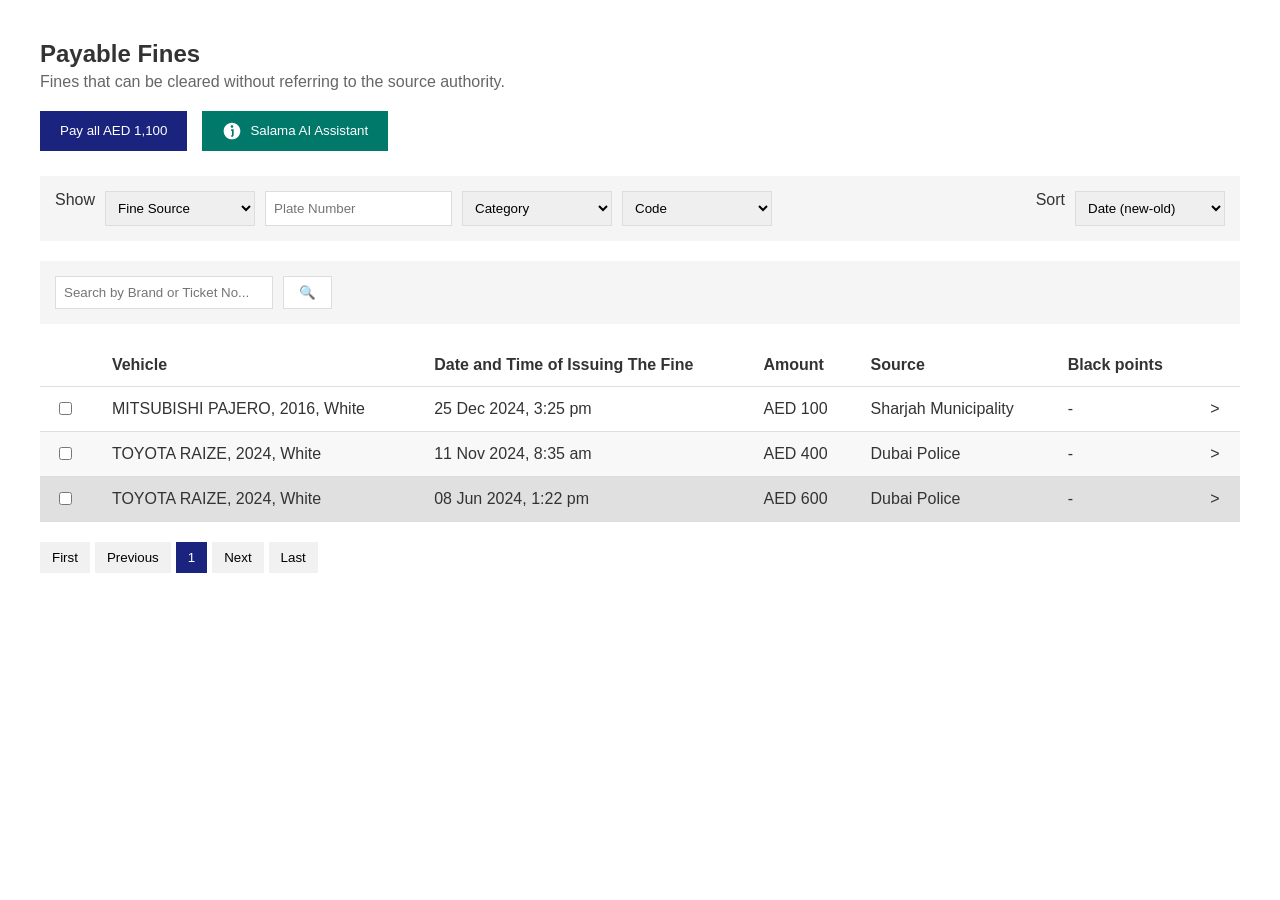
<file: safety_ai_ssistant/templates/interface_design.html>
<!DOCTYPE html>
<html lang="en">
<head>
    <meta charset="UTF-8">
    <meta name="viewport" content="width=device-width, initial-scale=1.0">
    <title>RTA - Payable Fines with Salama AI Assistant</title>
    <style>
        body {
            font-family: Arial, sans-serif;
            margin: 0;
            padding: 0;
            color: #333;
        }
        .container {
            max-width: 1200px;
            margin: 0 auto;
            padding: 20px;
        }
        .fines-header {
            margin-bottom: 20px;
        }
        .fines-header h2 {
            margin-bottom: 5px;
            font-weight: 600;
        }
        .fines-header p {
            margin-top: 0;
            color: #666;
        }
        .button-row {
            display: flex;
            gap: 15px;
            margin-bottom: 25px;
        }
        .pay-button {
            background-color: #1a237e;
            color: white;
            border: none;
            padding: 10px 20px;
            font-weight: 500;
            cursor: pointer;
        }
        .salama-button {
            background-color: #00796b;
            color: white;
            border: none;
            padding: 10px 20px;
            display: flex;
            align-items: center;
            gap: 8px;
            font-weight: 500;
            cursor: pointer;
        }
        .salama-button img {
            width: 20px;
            height: 20px;
        }
        .filter-row {
            display: flex;
            justify-content: space-between;
            margin-bottom: 20px;
            background-color: #f5f5f5;
            padding: 15px;
        }
        .filter-group {
            display: flex;
            gap: 10px;
        }
        .filter-select {
            padding: 8px;
            border: 1px solid #ddd;
            min-width: 150px;
        }
        .search-input {
            padding: 8px;
            border: 1px solid #ddd;
            width: 200px;
        }
        .search-button {
            background-color: white;
            border: 1px solid #ddd;
            padding: 8px 15px;
            cursor: pointer;
        }
        .fines-table {
            width: 100%;
            border-collapse: collapse;
        }
        .fines-table th, .fines-table td {
            padding: 12px 15px;
            text-align: left;
            border-bottom: 1px solid #ddd;
        }
        .fines-table tr:nth-child(even) {
            background-color: #f8f8f8;
        }
        .fines-table tr:hover {
            background-color: #f1f1f1;
        }
        .pagination {
            display: flex;
            gap: 5px;
            margin-top: 20px;
        }
        .pagination button {
            padding: 8px 12px;
            background-color: #f1f1f1;
            border: none;
            cursor: pointer;
        }
        .pagination button.active {
            background-color: #1a237e;
            color: white;
        }
    </style>
</head>
<body>
    <div class="container">
        <div class="fines-header">
            <h2>Payable Fines</h2>
            <p>Fines that can be cleared without referring to the source authority.</p>
        </div>
        
        <div class="button-row">
            <button class="pay-button">Pay all AED 1,100</button>
            <button class="salama-button">
                <img src="[data-uri]" alt="AI Icon">
                Salama AI Assistant
            </button>
        </div>
        
        <div class="filter-row">
            <div class="filter-group">
                <span>Show</span>
                <select class="filter-select">
                    <option>Fine Source</option>
                </select>
                <input type="text" placeholder="Plate Number" class="filter-select">
                <select class="filter-select">
                    <option>Category</option>
                </select>
                <select class="filter-select">
                    <option>Code</option>
                </select>
            </div>
            <div class="filter-group">
                <span>Sort</span>
                <select class="filter-select">
                    <option>Date (new-old)</option>
                </select>
            </div>
        </div>
        
        <div class="filter-row">
            <div class="filter-group">
                <input type="text" placeholder="Search by Brand or Ticket No..." class="search-input">
                <button class="search-button">🔍</button>
            </div>
        </div>
        
        <table class="fines-table">
            <thead>
                <tr>
                    <th></th>
                    <th>Vehicle</th>
                    <th>Date and Time of Issuing The Fine</th>
                    <th>Amount</th>
                    <th>Source</th>
                    <th>Black points</th>
                    <th></th>
                </tr>
            </thead>
            <tbody>
                <tr>
                    <td><input type="checkbox"></td>
                    <td>MITSUBISHI PAJERO, 2016, White</td>
                    <td>25 Dec 2024, 3:25 pm</td>
                    <td>AED 100</td>
                    <td>Sharjah Municipality</td>
                    <td>-</td>
                    <td>></td>
                </tr>
                <tr>
                    <td><input type="checkbox"></td>
                    <td>TOYOTA RAIZE, 2024, White</td>
                    <td>11 Nov 2024, 8:35 am</td>
                    <td>AED 400</td>
                    <td>Dubai Police</td>
                    <td>-</td>
                    <td>></td>
                </tr>
                <tr style="background-color: #e0e0e0;">
                    <td><input type="checkbox"></td>
                    <td>TOYOTA RAIZE, 2024, White</td>
                    <td>08 Jun 2024, 1:22 pm</td>
                    <td>AED 600</td>
                    <td>Dubai Police</td>
                    <td>-</td>
                    <td>></td>
                </tr>
            </tbody>
        </table>
        
        <div class="pagination">
            <button>First</button>
            <button>Previous</button>
            <button class="active">1</button>
            <button>Next</button>
            <button>Last</button>
        </div>
    </div>
</body>
</html>
</file>
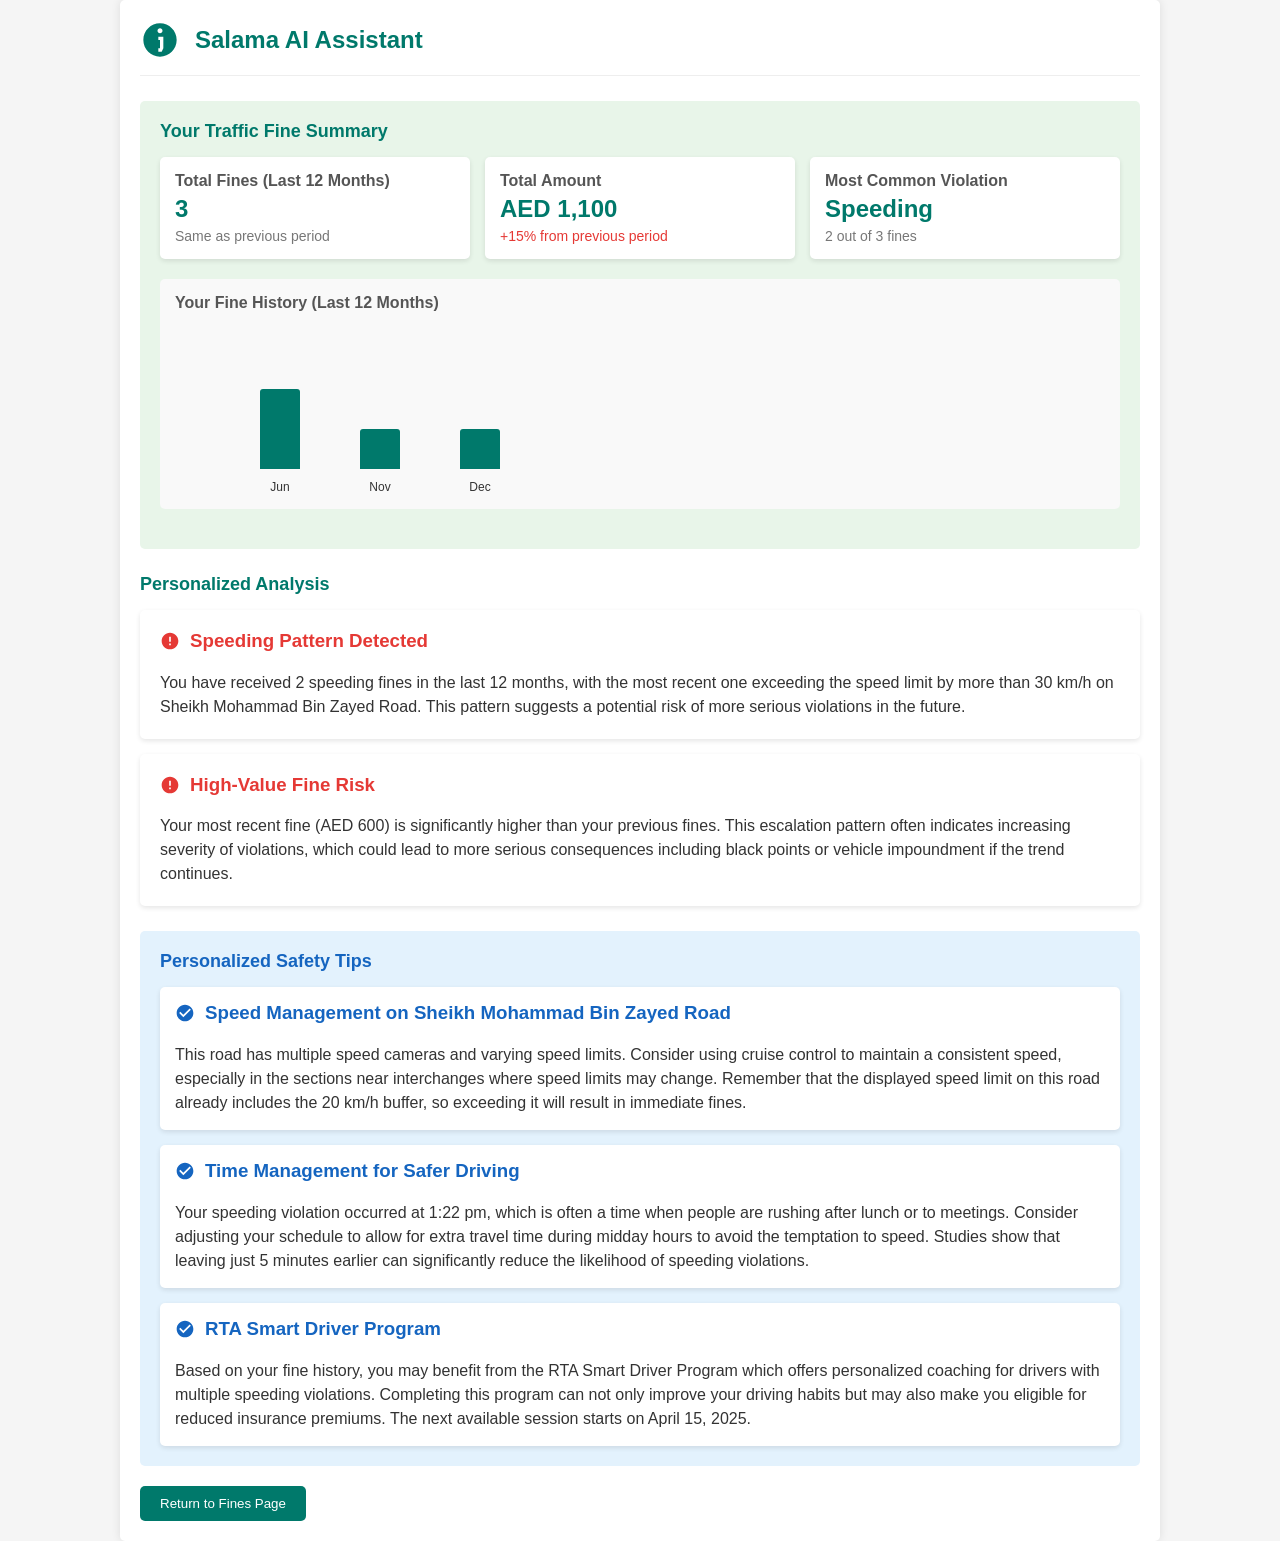
<file: safety_ai_ssistant/templates/results_page_mockup.html>
<!DOCTYPE html>
<html lang="en">
<head>
    <meta charset="UTF-8">
    <meta name="viewport" content="width=device-width, initial-scale=1.0">
    <title>Salama AI Assistant - Traffic Safety Analysis</title>
    <style>
        body {
            font-family: Arial, sans-serif;
            margin: 0;
            padding: 0;
            color: #333;
            background-color: #f5f5f5;
        }
        .container {
            max-width: 1000px;
            margin: 0 auto;
            padding: 20px;
            background-color: white;
            box-shadow: 0 0 10px rgba(0,0,0,0.1);
            border-radius: 5px;
        }
        .header {
            display: flex;
            align-items: center;
            margin-bottom: 25px;
            padding-bottom: 15px;
            border-bottom: 1px solid #eee;
        }
        .header img {
            width: 40px;
            height: 40px;
            margin-right: 15px;
        }
        .header h1 {
            color: #00796b;
            margin: 0;
            font-size: 24px;
        }
        .summary-section {
            background-color: #e8f5e9;
            padding: 20px;
            border-radius: 5px;
            margin-bottom: 25px;
        }
        .summary-title {
            font-size: 18px;
            font-weight: 600;
            margin-bottom: 15px;
            color: #00796b;
        }
        .summary-stats {
            display: flex;
            justify-content: space-between;
            flex-wrap: wrap;
            gap: 15px;
        }
        .stat-card {
            background-color: white;
            padding: 15px;
            border-radius: 5px;
            box-shadow: 0 2px 5px rgba(0,0,0,0.1);
            flex: 1;
            min-width: 200px;
        }
        .stat-card h3 {
            margin-top: 0;
            margin-bottom: 5px;
            font-size: 16px;
            color: #555;
        }
        .stat-card .value {
            font-size: 24px;
            font-weight: 600;
            color: #00796b;
        }
        .stat-card .trend {
            font-size: 14px;
            color: #777;
            margin-top: 5px;
        }
        .trend.up {
            color: #e53935;
        }
        .trend.down {
            color: #43a047;
        }
        .analysis-section {
            margin-bottom: 25px;
        }
        .analysis-title {
            font-size: 18px;
            font-weight: 600;
            margin-bottom: 15px;
            color: #00796b;
        }
        .pattern-card {
            background-color: #fff;
            padding: 20px;
            border-radius: 5px;
            box-shadow: 0 2px 5px rgba(0,0,0,0.1);
            margin-bottom: 15px;
        }
        .pattern-card h3 {
            margin-top: 0;
            color: #e53935;
            display: flex;
            align-items: center;
        }
        .pattern-card h3 img {
            width: 20px;
            height: 20px;
            margin-right: 10px;
        }
        .pattern-card p {
            margin-bottom: 0;
            line-height: 1.5;
        }
        .tips-section {
            background-color: #e3f2fd;
            padding: 20px;
            border-radius: 5px;
        }
        .tips-title {
            font-size: 18px;
            font-weight: 600;
            margin-bottom: 15px;
            color: #1565c0;
        }
        .tip-card {
            background-color: white;
            padding: 15px;
            border-radius: 5px;
            box-shadow: 0 2px 5px rgba(0,0,0,0.1);
            margin-bottom: 15px;
        }
        .tip-card:last-child {
            margin-bottom: 0;
        }
        .tip-card h3 {
            margin-top: 0;
            color: #1565c0;
            display: flex;
            align-items: center;
        }
        .tip-card h3 img {
            width: 20px;
            height: 20px;
            margin-right: 10px;
        }
        .tip-card p {
            margin-bottom: 0;
            line-height: 1.5;
        }
        .back-button {
            background-color: #00796b;
            color: white;
            border: none;
            padding: 10px 20px;
            border-radius: 5px;
            cursor: pointer;
            margin-top: 20px;
            display: inline-block;
        }
        .chart-container {
            height: 200px;
            margin: 20px 0;
            background-color: #f9f9f9;
            border-radius: 5px;
            padding: 15px;
            position: relative;
        }
        .chart-bar {
            position: absolute;
            bottom: 40px;
            width: 40px;
            background-color: #00796b;
            border-radius: 3px 3px 0 0;
        }
        .chart-label {
            position: absolute;
            bottom: 15px;
            text-align: center;
            width: 40px;
            font-size: 12px;
        }
        .chart-title {
            position: absolute;
            top: 15px;
            left: 15px;
            font-weight: 600;
            color: #555;
        }
    </style>
</head>
<body>
    <div class="container">
        <div class="header">
            <img src="[data-uri]" alt="Salama AI Icon">
            <h1>Salama AI Assistant</h1>
        </div>
        
        <div class="summary-section">
            <div class="summary-title">Your Traffic Fine Summary</div>
            <div class="summary-stats">
                <div class="stat-card">
                    <h3>Total Fines (Last 12 Months)</h3>
                    <div class="value">3</div>
                    <div class="trend">Same as previous period</div>
                </div>
                <div class="stat-card">
                    <h3>Total Amount</h3>
                    <div class="value">AED 1,100</div>
                    <div class="trend up">+15% from previous period</div>
                </div>
                <div class="stat-card">
                    <h3>Most Common Violation</h3>
                    <div class="value">Speeding</div>
                    <div class="trend">2 out of 3 fines</div>
                </div>
            </div>
            
            <div class="chart-container">
                <div class="chart-title">Your Fine History (Last 12 Months)</div>
                <div class="chart-bar" style="height: 80px; left: 100px;"></div>
                <div class="chart-label" style="left: 100px;">Jun</div>
                <div class="chart-bar" style="height: 40px; left: 200px;"></div>
                <div class="chart-label" style="left: 200px;">Nov</div>
                <div class="chart-bar" style="height: 40px; left: 300px;"></div>
                <div class="chart-label" style="left: 300px;">Dec</div>
            </div>
        </div>
        
        <div class="analysis-section">
            <div class="analysis-title">Personalized Analysis</div>
            <div class="pattern-card">
                <h3>
                    <img src="[data-uri]" alt="Warning Icon">
                    Speeding Pattern Detected
                </h3>
                <p>You have received 2 speeding fines in the last 12 months, with the most recent one exceeding the speed limit by more than 30 km/h on Sheikh Mohammad Bin Zayed Road. This pattern suggests a potential risk of more serious violations in the future.</p>
            </div>
            <div class="pattern-card">
                <h3>
                    <img src="[data-uri]" alt="Warning Icon">
                    High-Value Fine Risk
                </h3>
                <p>Your most recent fine (AED 600) is significantly higher than your previous fines. This escalation pattern often indicates increasing severity of violations, which could lead to more serious consequences including black points or vehicle impoundment if the trend continues.</p>
            </div>
        </div>
        
        <div class="tips-section">
            <div class="tips-title">Personalized Safety Tips</div>
            <div class="tip-card">
                <h3>
                    <img src="[data-uri]" alt="Tip Icon">
                    Speed Management on Sheikh Mohammad Bin Zayed Road
                </h3>
                <p>This road has multiple speed cameras and varying speed limits. Consider using cruise control to maintain a consistent speed, especially in the sections near interchanges where speed limits may change. Remember that the displayed speed limit on this road already includes the 20 km/h buffer, so exceeding it will result in immediate fines.</p>
            </div>
            <div class="tip-card">
                <h3>
                    <img src="[data-uri]" alt="Tip Icon">
                    Time Management for Safer Driving
                </h3>
                <p>Your speeding violation occurred at 1:22 pm, which is often a time when people are rushing after lunch or to meetings. Consider adjusting your schedule to allow for extra travel time during midday hours to avoid the temptation to speed. Studies show that leaving just 5 minutes earlier can significantly reduce the likelihood of speeding violations.</p>
            </div>
            <div class="tip-card">
                <h3>
                    <img src="[data-uri]" alt="Tip Icon">
                    RTA Smart Driver Program
                </h3>
                <p>Based on your fine history, you may benefit from the RTA Smart Driver Program which offers personalized coaching for drivers with multiple speeding violations. Completing this program can not only improve your driving habits but may also make you eligible for reduced insurance premiums. The next available session starts on April 15, 2025.</p>
            </div>
        </div>
        
        <button class="back-button">Return to Fines Page</button>
    </div>
</body>
</html>
</file>
